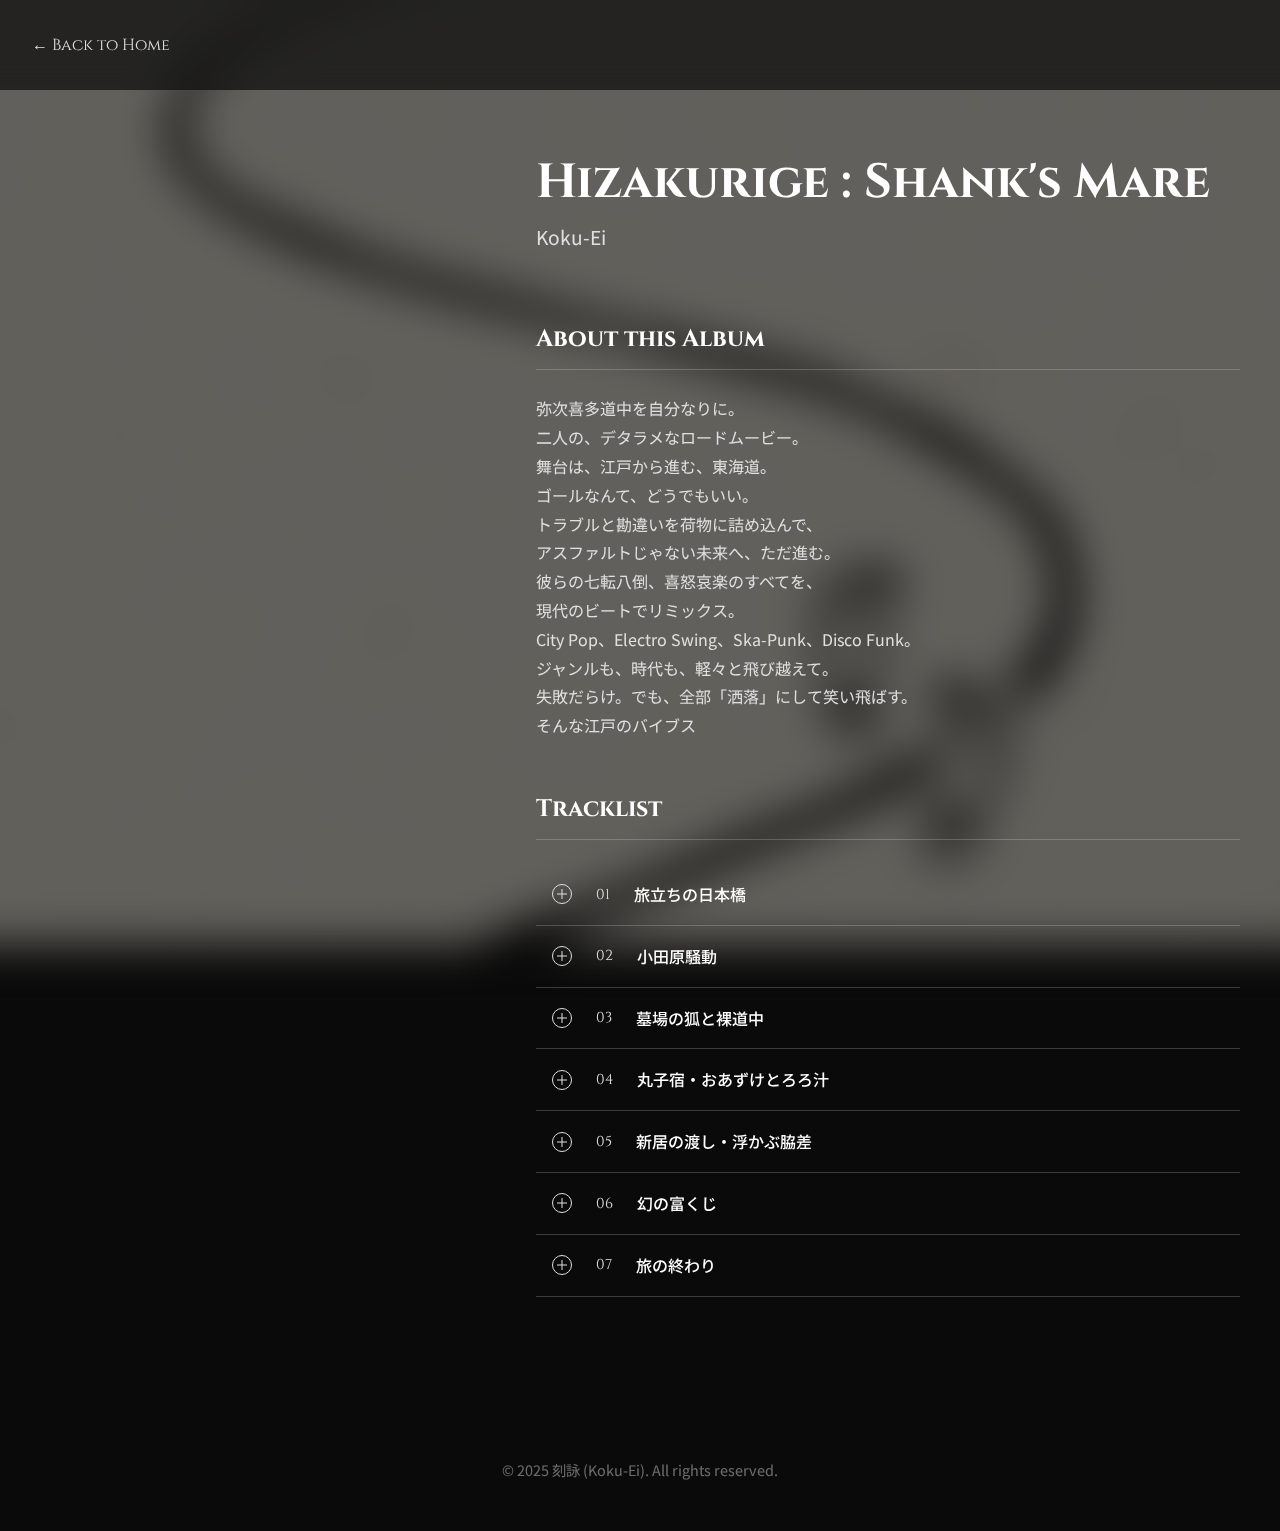
<file: hizakurige.html>
<!DOCTYPE html>
<html lang="ja">
<head>
    <meta charset="UTF-8">
    <meta name="viewport" content="width=device-width, initial-scale=1.0">
    <title>Hizakurige : Shank's Mare | 刻詠 (Koku-Ei)</title>
    <link rel="preconnect" href="https://fonts.googleapis.com">
    <link rel="preconnect" href="https://fonts.gstatic.com" crossorigin>
    <link href="https://fonts.googleapis.com/css2?family=Cinzel:wght@400;700&family=Noto+Sans+JP:wght@400;500&display=swap" rel="stylesheet">
    <link rel="stylesheet" href="styles.css">
</head>
<body class="work-detail-page">

    <div class="blurred-bg" style="background-image: url('images/Koku-Ei_東海道中膝栗毛.jpeg');"></div>
    <div id="page-container">
        <header class="header is-scrolled">
            <div class="header__inner">
                <a href="index.html" class="back-to-home-button">← Back to Home</a>
            </div>
        </header>

        <main class="work-detail-main">
            <div class="work-detail-container">
                <div class="work-detail__left">
                    <div class="artwork-player-container">
                        <iframe data-testid="embed-iframe" style="border-radius:12px" src="https://open.spotify.com/embed/album/0bflbT2PrEov5ikpIKHVbg?utm_source=generator" width="100%" height="400" frameBorder="0" allowfullscreen="" allow="autoplay; clipboard-write; encrypted-media; fullscreen; picture-in-picture" loading="lazy"></iframe>
                    </div>
                </div>
                <div class="work-detail__right">
                    <h1 class="work-title">Hizakurige : Shank's Mare</h1>
                    <h2 class="work-artist">Koku-Ei</h2>
                    <div class="work-content-section">
                        <h3>About this Album</h3>
                        <p>弥次喜多道中を自分なりに。<br>
                        二人の、デタラメなロードムービー。<br>
                        舞台は、江戸から進む、東海道。<br>
                        ゴールなんて、どうでもいい。<br>
                        トラブルと勘違いを荷物に詰め込んで、<br>
                        アスファルトじゃない未来へ、ただ進む。</p>
                        <p>彼らの七転八倒、喜怒哀楽のすべてを、<br>
                        現代のビートでリミックス。<br>
                        City Pop、Electro Swing、Ska-Punk、Disco Funk。<br>
                        ジャンルも、時代も、軽々と飛び越えて。</p>
                        <p>失敗だらけ。でも、全部「洒落」にして笑い飛ばす。<br>
                        そんな江戸のバイブス</p>
                    </div>
                    <div class="work-content-section">
                        <h3>Tracklist</h3>
                        <div class="tracklist">
                            <details class="tracklist__item" data-image="images/Koku-Ei_東海道中膝栗毛.jpeg">
                                <summary class="tracklist__item-header">
                                    <div class="tracklist__toggle-icon"></div><span class="tracklist__track-number">01</span><span class="tracklist__track-title">旅立ちの日本橋</span>
                                </summary>
                                <div class="tracklist__item-content-wrapper"><div class="tracklist__item-detail-inner">
                                    <h4>80s City Pop , Urban Pop</h4>
                                    <p class="interpretation"><strong>舞台:</strong> 江戸・日本橋</p>
                                    <p class="commentary"><strong>解説:</strong> 夜明けの日本橋。80s City Popの風に乗って、最高の旅が始まる、はず。この先の波乱万丈を、二人はまだ知らない。</p>
                                </div></div>
                            </details>
                            <details class="tracklist__item" data-image="images/Koku-Ei_東海道中膝栗毛.jpeg">
                                <summary class="tracklist__item-header">
                                    <div class="tracklist__toggle-icon"></div><span class="tracklist__track-number">02</span><span class="tracklist__track-title">小田原騒動</span>
                                </summary>
                                <div class="tracklist__item-content-wrapper"><div class="tracklist__item-detail-inner">
                                    <h4>Electro Swing</h4>
                                    <p class="interpretation"><strong>舞台:</strong> 小田原宿</p>
                                    <p class="commentary"><strong>解説:</strong> タダでご飯を食おうとする、弥次さんの盛大な勘違い。Electro Swingの弾むリズムと駆け声が、ドッタンバッタンの大騒ぎを加速させる。</p>
                                </div></div>
                            </details>
                            <details class="tracklist__item" data-image="images/Koku-Ei_東海道中膝栗毛.jpeg">
                                <summary class="tracklist__item-header">
                                    <div class="tracklist__toggle-icon"></div><span class="tracklist__track-number">03</span><span class="tracklist__track-title">墓場の狐と裸道中</span>
                                </summary>
                                <div class="tracklist__item-content-wrapper"><div class="tracklist__item-detail-inner">
                                    <h4>Psychedelic Funk Rock</h4>
                                    <p class="interpretation"><strong>舞台:</strong> 日坂宿あたり</p>
                                    <p class="commentary"><strong>解説:</strong> 狐に化かされ、身ぐるみ剥がされる。怪しいファンクから、すべてを笑い飛ばすパワフルなロックへ。Funky Misfortune（ファンキーな不運）こそ、旅の始まり。</p>
                                </div></div>
                            </details>
                            <details class="tracklist__item" data-image="images/Koku-Ei_東海道中膝栗毛.jpeg">
                                <summary class="tracklist__item-header">
                                    <div class="tracklist__toggle-icon"></div><span class="tracklist__track-number">04</span><span class="tracklist__track-title">丸子宿・おあずけとろろ汁</span>
                                </summary>
                                <div class="tracklist__item-content-wrapper"><div class="tracklist__item-detail-inner">
                                    <h4>BossaNova</h4>
                                    <p class="interpretation"><strong>舞台:</strong> 丸子宿</p>
                                    <p class="commentary"><strong>解説:</strong> お目当てのとろろ汁は、夫婦喧嘩でおあずけに。BossaNovaのリズムで舞う、とろろトリップ。理想と現実の、ままならなさ。</p>
                                </div></div>
                            </details>
                            <details class="tracklist__item" data-image="images/Koku-Ei_東海道中膝栗毛.jpeg">
                                <summary class="tracklist__item-header">
                                    <div class="tracklist__toggle-icon"></div><span class="tracklist__track-number">05</span><span class="tracklist__track-title">新居の渡し・浮かぶ脇差</span>
                                </summary>
                                <div class="tracklist__item-content-wrapper"><div class="tracklist__item-detail-inner">
                                    <h4>Ska-Punk</h4>
                                    <p class="interpretation"><strong>舞台:</strong> 新居の渡し</p>
                                    <p class="commentary"><strong>解説:</strong> 船上の大パニック、立場逆転のショータイム。Ska-Punkの性急なビートが煽る。その結末は、湖にぷかぷか浮かぶ、木の脇差。やっぱりヒーローにはなれない。</p>
                                </div></div>
                            </details>
                            <details class="tracklist__item" data-image="images/Koku-Ei_東海道中膝栗毛.jpeg">
                                <summary class="tracklist__item-header">
                                    <div class="tracklist__toggle-icon"></div><span class="tracklist__track-number">06</span><span class="tracklist__track-title">幻の富くじ</span>
                                </summary>
                                <div class="tracklist__item-content-wrapper"><div class="tracklist__item-detail-inner">
                                    <h4>Disco Funk</h4>
                                    <p class="interpretation"><strong>舞台:</strong> 大坂</p>
                                    <p class="commentary"><strong>解説:</strong> 拾った富くじで、億万長者の夢を見る。きらびやかなDisco Funk。からの、無音。請求書の束だけが残る、哀愁。</p>
                                </div></div>
                            </details>
                            <details class="tracklist__item" data-image="images/Koku-Ei_東海道中膝栗毛.jpeg">
                                <summary class="tracklist__item-header">
                                    <div class="tracklist__toggle-icon"></div><span class="tracklist__track-number">07</span><span class="tracklist__track-title">旅の終わり</span>
                                </summary>
                                <div class="tracklist__item-content-wrapper"><div class="tracklist__item-detail-inner">
                                    <h4>Kayou Ska</h4>
                                    <p class="interpretation"><strong>舞台:</strong> 大坂</p>
                                    <p class="commentary"><strong>解説:</strong> 無一文。最後の逆転劇は、男妾稼業。ハイテンションな歌謡スカが、涙ぐましいアピールと無慈悲なオチを盛り上げる。金も職も恋もない。でも、最高の笑い話ができた。それで、All Right.</p>
                                </div></div>
                            </details>
                        </div>
                    </div>
                </div>
            </div>
        </main>
        <footer class="footer"><p>© 2025 刻詠 (Koku-Ei). All rights reserved.</p></footer>
    </div>
    <script src="https://cdnjs.cloudflare.com/ajax/libs/gsap/3.12.2/gsap.min.js"></script>
    <script src="script.js"></script>
</body>
</html>
</file>
<file: styles.css>
:root {
    --color-base: #0A0A0A; --color-text: #E0E0E0; --color-heading: #FFFFFF;
    --color-border: rgba(255, 255, 255, 0.2); --color-border-hover: rgba(255, 255, 255, 0.8);
    --font-jp: 'Noto Sans JP', sans-serif; --font-en: 'Cinzel', serif;
    --content-width: 1100px; --header-height: 90px;
}
*, *::before, *::after { box-sizing: border-box; margin: 0; padding: 0; }
html { scroll-behavior: smooth; }
body { background-color: var(--color-base); color: var(--color-text); font-family: var(--font-jp); line-height: 1.8; }
body::before {
    content: ''; position: fixed; inset: 0; z-index: -1; opacity: 0.05;
    background-image: url("data:image/svg+xml,%3Csvg viewBox='0 0 100 100' xmlns='http://www.w3.org/2000/svg'%3E%3Cfilter id='noiseFilter'%3E%3CfeTurbulence type='fractalNoise' baseFrequency='0.8' numOctaves='3' stitchTiles='stitch'/%3E%3C/filter%3E%3Crect width='100%25' height='100%25' filter='url(%23noiseFilter)'/%3E%3C/svg%3E");
}
#background-animation { position: fixed; inset: 0; z-index: -1; opacity: 0; transition: opacity 1.5s ease-in-out; }
body.is-scrolled-past-hero #background-animation { opacity: 1; }
#page-container { background-color: transparent; position: relative; z-index: 2; }
.loader {
    position: fixed; inset: 0; background-color: var(--color-base);
    z-index: 10000; display: flex; flex-direction: column;
    justify-content: center; align-items: center; gap: 1.5rem;
}
.loader__text { font-family: var(--font-en); font-size: 1rem; letter-spacing: 0.1em; color: var(--color-text); opacity: 0; }
.loader__spinner { width: 150px; height: 2px; background-color: var(--color-border); position: relative; overflow: hidden; }
.loader__spinner::after { content: ''; position: absolute; left: -100%; width: 50%; height: 100%; background-color: var(--color-heading); animation: loading-bar 2s ease-in-out infinite; }
@keyframes loading-bar { 0% { left: -50%; width: 50%; } 50% { left: 50%; width: 50%;} 100% { left: 100%; width: 50%;} }
.header { position: fixed; width: 100%; top: 0; height: var(--header-height); z-index: 1000; transition: background-color 0.4s ease, backdrop-filter 0.4s ease; }
.header.is-scrolled { background-color: rgba(10, 10, 10, 0.7); backdrop-filter: blur(10px); }
.header__inner { max-width: 1400px; margin: 0 auto; padding: 0 2rem; height: 100%; display: flex; justify-content: space-between; align-items: center; }
.header__logo a { display: block; height: 40px; }
.header__logo img { height: 100%; width: auto; opacity: 0.9; transition: opacity 0.3s; }
.header__logo a:hover img { opacity: 1; }
.header__nav { display: flex; gap: 2.5rem; }
.header__nav a { font-family: var(--font-en); color: var(--color-text); text-decoration: none; transition: color 0.3s; font-weight: 500; letter-spacing: 0.05em; }
.header__nav a:hover { color: var(--color-heading); }
.content-section { max-width: var(--content-width); margin: 0 auto; padding: 8rem 2rem; }
.section-title { font-family: var(--font-en); font-size: 2rem; text-align: center; color: var(--color-heading); margin-bottom: 4rem; font-weight: 500; letter-spacing: 0.1em; }
.hero-section { height: 100vh; display: flex; flex-direction: column; justify-content: center; align-items: center; text-align: center; perspective: 1000px; }
.hero-section__logo-container { width: 250px; height: 250px; animation: float 6s ease-in-out infinite; will-change: transform; transition: transform 0.2s ease-out; }
.hero-section__logo { width: 100%; }
@keyframes float { 0% { transform: translateY(0px); } 50% { transform: translateY(-20px); } 100% { transform: translateY(0px); } }
.hero-section__content { margin-top: 2.5rem; }
.hero-section__artist-name { font-family: var(--font-jp); font-size: 1.8rem; color: var(--color-heading); font-weight: 500; }
.hero-section__sub-text { font-family: var(--font-en); font-size: 1rem; letter-spacing: 0.2em; color: var(--color-text); }
.scroll-down-indicator { position: absolute; bottom: 40px; width: 24px; height: 40px; border: 2px solid var(--color-text); border-radius: 12px; }
.scroll-down-indicator__wheel { width: 4px; height: 8px; background: var(--color-text); border-radius: 2px; margin: 6px auto 0; animation: scroll 2s ease-in-out infinite; }
@keyframes scroll { 0% { transform: translateY(0); opacity: 1; } 50% { transform: translateY(10px); opacity: 1; } 100% { transform: translateY(20px); opacity: 0; } }
.card-grid { display: grid; grid-template-columns: repeat(auto-fit, minmax(300px, 1fr)); gap: 2rem; }
.card { position: relative; display: block; text-decoration: none; color: var(--color-text); border-radius: 16px; overflow: hidden; transition: transform 0.3s, border-color 0.3s; border: 1px solid var(--color-border); }
.card:not(.is-disabled):hover { transform: translateY(-5px); border-color: var(--color-border-hover); }
.card.is-disabled { cursor: default; }
.card.is-disabled:hover { transform: none; border-color: var(--color-border); }
.card__image-wrapper { position: relative; aspect-ratio: 1 / 1; overflow: hidden; }
.card__image { width: 100%; height: 100%; object-fit: cover; transition: transform 0.5s ease; }
.card:not(.is-disabled):hover .card__image { transform: scale(1.05); }
.card__image-placeholder { width: 100%; height: 100%; background-color: #181818; }
.card__genre { position: absolute; top: 1rem; right: 1rem; background-color: rgba(0, 0, 0, 0.7); backdrop-filter: blur(5px); color: var(--color-heading); font-family: var(--font-en); font-size: 0.8rem; padding: 0.25rem 0.75rem; border-radius: 999px; letter-spacing: 0.05em; z-index: 3; }
.card__body { padding: 1.5rem; background-color: #111; }
.card__title { font-family: var(--font-en); font-size: 1.2rem; color: var(--color-heading); margin-bottom: 0.5rem; text-align: center; }
.card__overlay { position: absolute; inset: 0; background-color: rgba(0,0,0,0.6); color: var(--color-heading); font-family: var(--font-en); font-size: 1.5rem; display: grid; place-items: center; z-index: 2; }
.profile-card { display: grid; grid-template-columns: 200px 1fr; gap: 3rem; align-items: center; background-color: #111; border: 1px solid var(--color-border); border-radius: 16px; padding: 3rem; max-width: 900px; margin: 0 auto; }
.profile-card__image-container { max-width: 200px; margin: 0 auto; }
.profile-card__image { width: 100%; border-radius: 8px; }
.profile-card__text h3 { font-size: 1.8rem; color: var(--color-heading); margin-bottom: 1rem; }
.lore-content { text-align: center; max-width: 700px; margin: 0 auto; }
.lore-content p { margin-bottom: 1rem; }
.news-list { list-style: none; max-width: 800px; margin: 0 auto; }
.news-list li { display: flex; gap: 2rem; padding: 1rem 0; border-bottom: 1px solid var(--color-border); }
.news-list time { font-family: var(--font-en); color: var(--color-heading); min-width: 100px; }
.footer { padding: 3rem 2rem; text-align: center; font-size: 0.9rem; color: rgba(255, 255, 255, 0.4); }
.section-title, .card, .profile-card, .lore-content, .news-list li { opacity: 0; transform: translateY(30px); }
.series-header { padding-top: var(--header-height); text-align: center; padding-bottom: 4rem; }
.series-header__image-wrapper { max-width: 300px; margin: 0 auto 3rem; }
.series-header__image { width: 100%; border-radius: 16px; box-shadow: 0 10px 30px rgba(0,0,0,0.5); }
.series-title { font-size: 3rem; margin-bottom: 1rem; }
.series-description { font-size: 1rem; color: var(--color-text); max-width: 600px; margin: 0 auto; padding: 0 2rem; }
.back-to-top-container { text-align: center; margin-top: 5rem; }
.button { display: inline-block; padding: 1rem 1.5rem; background: transparent; border: 1px solid var(--color-border); border-radius: 8px; color: var(--color-text); font-family: var(--font-en); font-size: 1rem; letter-spacing: 0.1em; cursor: pointer; transition: background-color 0.3s, color 0.3s; text-decoration: none; text-align: center; }
.button:hover { background-color: var(--color-heading); color: var(--color-base); }
.work-detail-page #page-container { padding-top: var(--header-height); }
.work-detail-page .header__inner { justify-content: flex-start; }
.blurred-bg { position: fixed; inset: 0; z-index: -1; background-size: cover; background-position: center; filter: blur(20px) brightness(0.4); transform: scale(1.1); }
.back-to-home-button { font-family: var(--font-en); color: var(--color-text); text-decoration: none; transition: color 0.3s; }
.back-to-home-button:hover { color: var(--color-heading); }
.work-detail-main { padding: 4rem 2rem; }
.work-detail-container { max-width: 1200px; margin: 0 auto; display: grid; grid-template-columns: 400px 1fr; gap: 4rem; }
.work-detail-container.single-column .work-detail__left { display: none; }
.work-detail-container.single-column .work-detail__right { padding-left: 0; max-width: 800px; margin: 0 auto; }
.work-detail__left { position: sticky; top: calc(var(--header-height) + 4rem); height: calc(100vh - var(--header-height) - 8rem); }
.artwork-player-container { display: flex; flex-direction: column; gap: 2rem; }
.artwork-image { width: 100%; aspect-ratio: 1 / 1; object-fit: cover; border-radius: 16px; box-shadow: 0 10px 30px rgba(0,0,0,0.5); transition: opacity 0.4s ease-in-out; }
.work-detail__right { padding-left: 2rem; }
.work-title { font-family: var(--font-en); font-size: 3rem; color: var(--color-heading); line-height: 1.2; margin-bottom: 0.5rem; }
.work-artist { font-family: var(--font-jp); font-size: 1.2rem; color: var(--color-text); font-weight: 400; margin-bottom: 4rem; }
.work-content-section { margin-bottom: 3rem; }
.work-content-section h3 { font-family: var(--font-en); font-size: 1.5rem; color: var(--color-heading); margin-bottom: 1.5rem; border-bottom: 1px solid var(--color-border); padding-bottom: 0.5rem; }
.tracklist__item { border-bottom: 1px solid var(--color-border); }
.tracklist__item[open] > summary { background-color: rgba(255,255,255,0.1); }
.tracklist__item summary { display: flex; align-items: center; gap: 1.5rem; padding: 1rem; cursor: pointer; list-style: none; transition: background-color 0.3s; }
.tracklist__item summary::-webkit-details-marker, .tracklist__item summary::marker { display: none; }
.tracklist__item summary:hover { background-color: rgba(255,255,255,0.05); }
.tracklist__toggle-icon { width: 20px; height: 20px; border: 1px solid var(--color-text); border-radius: 50%; position: relative; transition: transform 0.4s ease; flex-shrink: 0; }
.tracklist__item[open] .tracklist__toggle-icon { transform: rotate(135deg); }
.tracklist__toggle-icon::before, .tracklist__toggle-icon::after { content: ''; position: absolute; top: 50%; left: 50%; width: 10px; height: 1px; background-color: var(--color-text); transform: translate(-50%, -50%); }
.tracklist__toggle-icon::after { transform: translate(-50%, -50%) rotate(90deg); }
.tracklist__track-number { font-family: var(--font-en); font-size: 0.9rem; color: var(--color-text); }
.tracklist__track-title { flex-grow: 1; color: var(--color-heading); font-weight: 500; }
.tracklist__item-content-wrapper { display: grid; grid-template-rows: 0fr; transition: grid-template-rows 0.4s ease-out; }
.tracklist__item[open] > .tracklist__item-content-wrapper { grid-template-rows: 1fr; }
.tracklist__item-detail { overflow: hidden; background-color: rgba(0,0,0,0.2); }
.tracklist__item-detail-inner { padding: 1.5rem 2rem 2rem 3.8rem; }
.tracklist__item-detail h4 { font-family: var(--font-en); color: var(--color-heading); margin-bottom: 1rem; font-weight: 400; }
.tracklist__item-detail pre { padding: 1rem; background: rgba(0,0,0,0.1); border-left: 2px solid var(--color-border); font-size: 0.9rem; line-height: 1.8; color: var(--color-text); white-space: pre-wrap; font-family: var(--font-jp); margin-bottom: 1rem; }
.tracklist__item-detail .interpretation { padding-left: 1rem; border-left: 2px solid var(--color-border); margin: 1.5rem 0; font-style: italic; opacity: 0.9; }
.tracklist__item-detail .commentary { margin-top: 1.5rem; }
@media (max-width: 992px) {
    .work-detail-container { grid-template-columns: 1fr; }
    .work-detail__left { position: static; height: auto; }
    .work-detail__right { padding-left: 0; }
}
/* Music Links Section
-------------------------------------------------- */
/* Music Links Section
-------------------------------------------------- */
.music-links-section {
    padding: 6rem 2rem;
    max-width: var(--content-width);
    margin: 0 auto;
    opacity: 0;
    transform: translateY(30px);
}
.music-links-header {
    text-align: center; /* タイトルとサブタイトルを中央揃え */
    margin-bottom: 3rem;
}
.music-links-title {
    font-family: var(--font-en);
    font-size: 2rem;
    color: var(--color-heading);
    letter-spacing: 0.1em;
    font-weight: 500;
}
.music-links-subtitle {
    margin-top: 0.5rem;
    color: var(--color-text);
}
.music-links-container {
    background-color: rgba(255, 255, 255, 0.05);
    border: 1px solid var(--color-border);
    border-radius: 999px; /* 横長の丸いコンテナ */
    padding: 0.75rem 1rem;
    max-width: 500px;
    margin: 0 auto;
}
.music-links {
    display: flex;
    justify-content: center;
    align-items: center;
    gap: 1.5rem;
}
.music-link {
    position: relative;
    display: flex;
}
.music-link__icon-wrapper {
    width: 40px;
    height: 40px;
    border-radius: 50%;
    background-color: #000;
    display: flex;
    align-items: center;
    justify-content: center;
    overflow: hidden;
}
.music-link__icon {
    width: 32px;
    height: 32px;
    filter: grayscale(1); /* 最初はグレースケール */
    opacity: 0.7;
    transition: all 0.3s ease;
}
.music-link:hover .music-link__icon {
    filter: grayscale(0); /* ホバーでフルカラーに */
    opacity: 1;
    transform: scale(1.1);
}
.music-link__tooltip {
    position: absolute;
    bottom: 100%;
    margin-bottom: 0.75rem;
    left: 50%;
    transform: translateX(-50%);
    white-space: nowrap;
    padding: 0.25rem 0.75rem;
    background-color: var(--color-heading);
    color: var(--color-base);
    font-size: 0.8rem;
    border-radius: 4px;
    opacity: 0;
    transition: opacity 0.3s ease;
    pointer-events: none;
    font-family: var(--font-jp);
    font-weight: 500;
}
.music-link:hover .music-link__tooltip {
    opacity: 1;
}
.music-links-more {
    text-align: center; /* 「...and more」ボタンを中央揃え */
    margin-top: 2rem;
}
</file>
